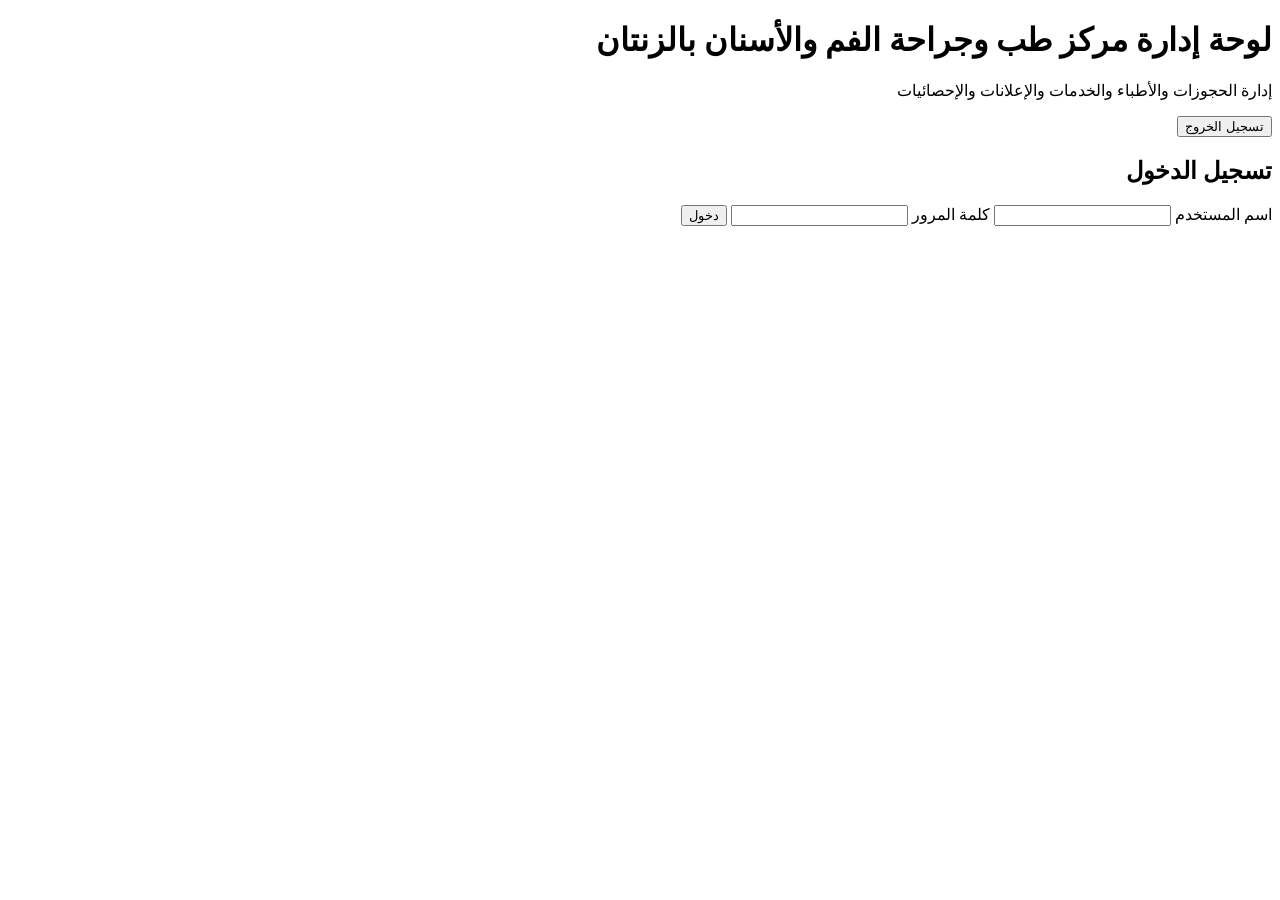
<file: admin/index.html>
<!doctype html>
<html lang="ar" dir="rtl">
<head>
  <meta charset="utf-8">
  <meta name="viewport" content="width=device-width,initial-scale=1">
  <title>لوحة إدارة مركز طب وجراحة الفم والأسنان بالزنتان</title>
  <link rel="stylesheet" href="admin.css">
</head>

<body>

<header class="topbar">
  <div>
    <h1>لوحة إدارة مركز طب وجراحة الفم والأسنان بالزنتان</h1>
    <p>إدارة الحجوزات والأطباء والخدمات والإعلانات والإحصائيات</p>
  </div>
  <button id="logoutBtn" type="button">تسجيل الخروج</button>
</header>

<main class="container">

  <section id="loginSection" class="card">
    <h2>تسجيل الدخول</h2>

    <form id="loginForm">
      <label>
        اسم المستخدم
        <input id="username" type="text" required autocomplete="username">
      </label>

      <label>
        كلمة المرور
        <input id="password" type="password" required autocomplete="current-password">
      </label>

      <button type="submit">دخول</button>
    </form>

    <p id="loginMessage" class="message"></p>
  </section>


  <section id="dashboardSection" hidden>

    <div class="card">
      <h2>لوحة التحكم</h2>
      <p>مرحباً بك في لوحة إدارة المركز.</p>
    </div>


    <section class="card">
      <h2>حجوزات المرضى</h2>

      <div id="bookings" class="list">
        جاري تحميل الحجوزات...
      </div>
    </section>


    <section class="card">
      <h2>الأطباء</h2>

      <div id="doctors" class="list">
        جاري تحميل الأطباء...
      </div>
    </section>


    <section class="card">
      <h2>الخدمات</h2>

      <div id="services" class="list">
        جاري تحميل الخدمات...
      </div>

      <form id="serviceForm">
        <input id="serviceName" type="text" placeholder="اسم الخدمة">
        <input id="serviceDescription" type="text" placeholder="وصف الخدمة">
        <button type="submit">إضافة خدمة</button>
      </form>
    </section>


    <section class="card">
      <h2>الإعلانات</h2>

      <div id="announcements" class="list">
        جاري تحميل الإعلانات...
      </div>

      <form id="announcementForm">
        <input id="announcementTitle" type="text" placeholder="عنوان الإعلان">
        <textarea id="announcementBody" placeholder="نص الإعلان"></textarea>
        <button type="submit">إضافة إعلان</button>
      </form>
    </section>


    <section class="card">
      <h2>الإحصائيات</h2>

      <div id="stats" class="list">
        جاري تحميل الإحصائيات...
      </div>

      <form id="statsForm">
        <input id="statName" type="text" placeholder="اسم الإحصائية">
        <input id="statValue" type="number" placeholder="القيمة">
        <button type="submit">حفظ الإحصائية</button>
      </form>
    </section>

  </section>

</main>

<script src="admin.js"></script>

</body>
</html>
</file>
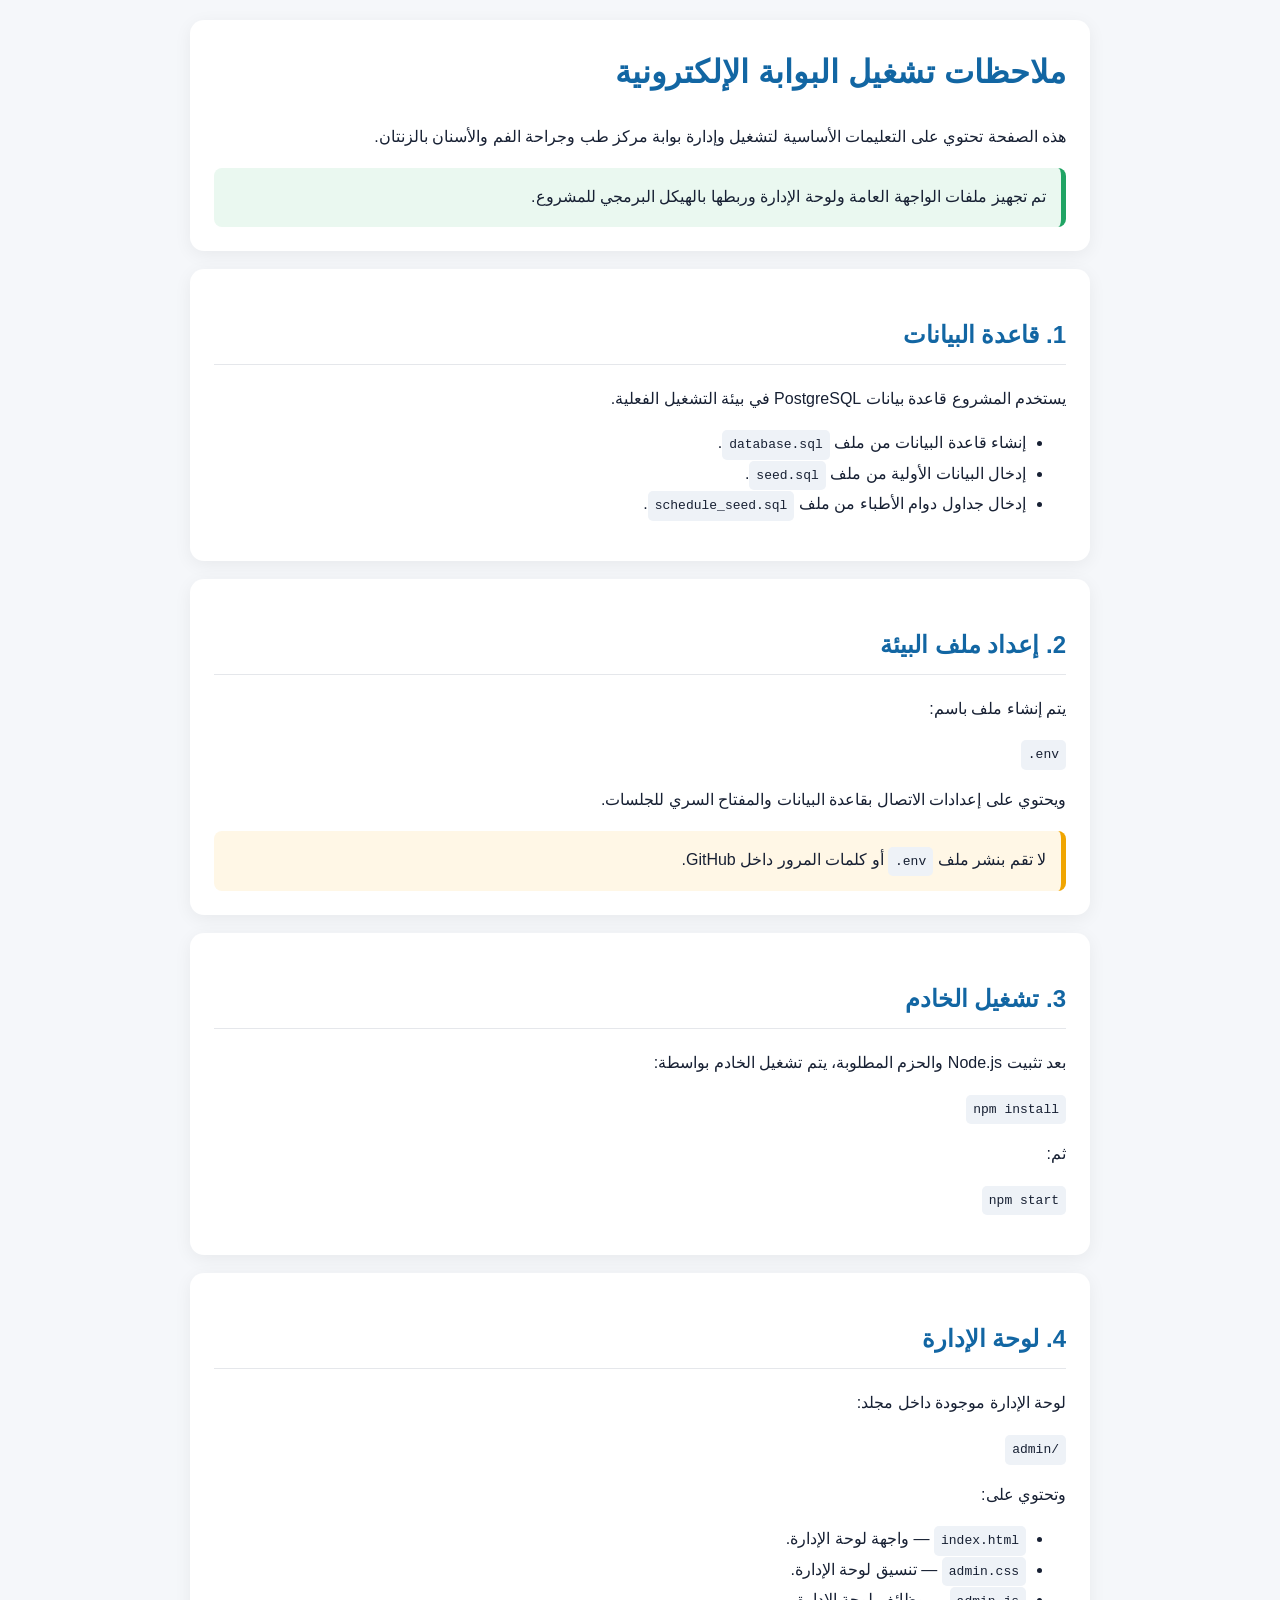
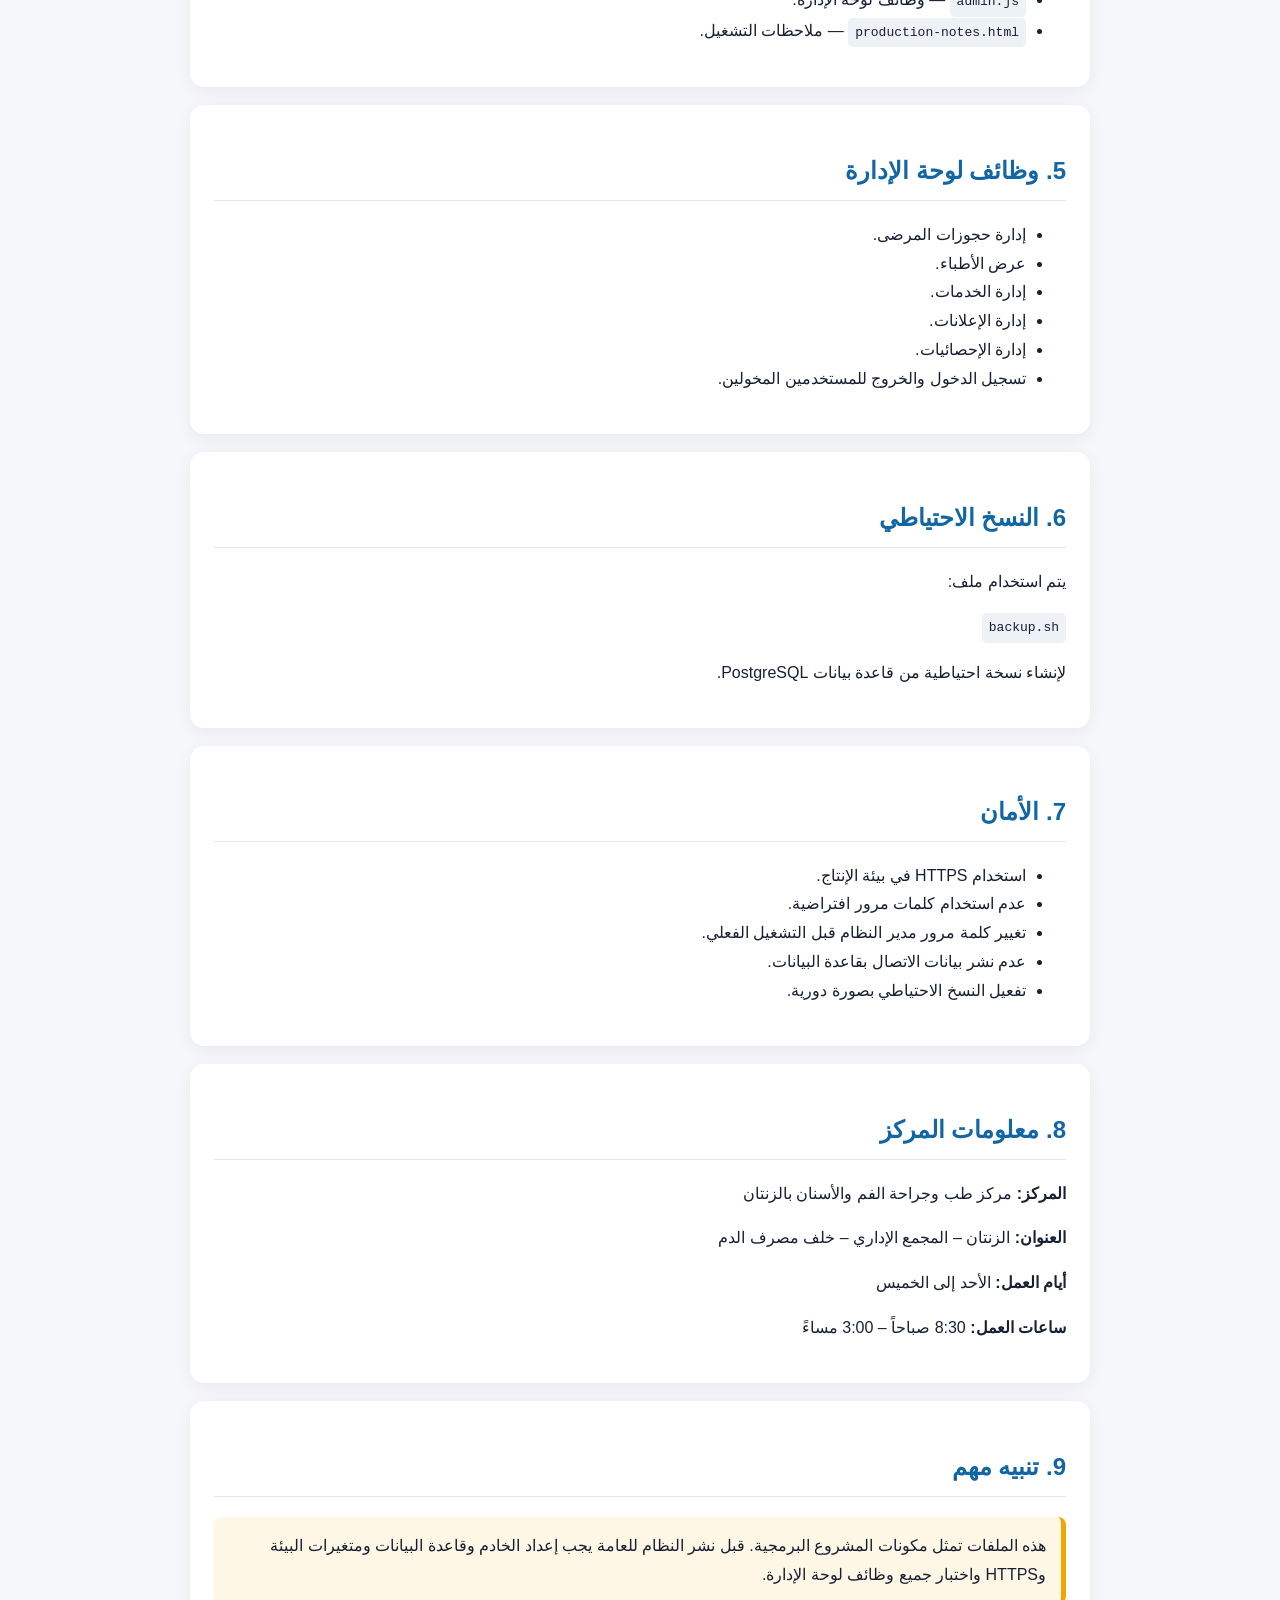
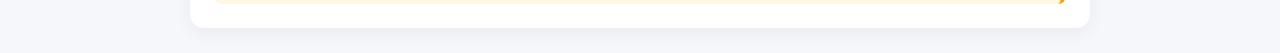
<file: admin/production-notes.html>
<!doctype html>
<html lang="ar" dir="rtl">
<head>
  <meta charset="utf-8">
  <meta name="viewport" content="width=device-width,initial-scale=1">
  <title>ملاحظات تشغيل البوابة الإلكترونية</title>

  <style>
    body {
      margin: 0;
      padding: 20px;
      font-family: Arial, sans-serif;
      background: #f5f7fa;
      color: #172033;
      line-height: 1.8;
    }

    .container {
      max-width: 900px;
      margin: auto;
    }

    .card {
      background: #fff;
      border-radius: 14px;
      padding: 24px;
      margin-bottom: 18px;
      box-shadow: 0 4px 18px rgba(0,0,0,.06);
    }

    h1 {
      margin-top: 0;
      color: #1266a3;
    }

    h2 {
      color: #1266a3;
      border-bottom: 1px solid #e5e7eb;
      padding-bottom: 8px;
    }

    code {
      background: #eef2f7;
      padding: 3px 7px;
      border-radius: 5px;
      direction: ltr;
      display: inline-block;
    }

    .warning {
      background: #fff7e6;
      border-right: 5px solid #f0a500;
      padding: 15px;
      border-radius: 8px;
    }

    .success {
      background: #eaf8f0;
      border-right: 5px solid #20a464;
      padding: 15px;
      border-radius: 8px;
    }
  </style>
</head>

<body>

<div class="container">

  <div class="card">
    <h1>ملاحظات تشغيل البوابة الإلكترونية</h1>

    <p>
      هذه الصفحة تحتوي على التعليمات الأساسية لتشغيل
      وإدارة بوابة مركز طب وجراحة الفم والأسنان بالزنتان.
    </p>

    <div class="success">
      تم تجهيز ملفات الواجهة العامة ولوحة الإدارة وربطها
      بالهيكل البرمجي للمشروع.
    </div>
  </div>


  <div class="card">
    <h2>1. قاعدة البيانات</h2>

    <p>
      يستخدم المشروع قاعدة بيانات PostgreSQL في بيئة التشغيل الفعلية.
    </p>

    <ul>
      <li>إنشاء قاعدة البيانات من ملف <code>database.sql</code>.</li>
      <li>إدخال البيانات الأولية من ملف <code>seed.sql</code>.</li>
      <li>إدخال جداول دوام الأطباء من ملف <code>schedule_seed.sql</code>.</li>
    </ul>
  </div>


  <div class="card">
    <h2>2. إعداد ملف البيئة</h2>

    <p>
      يتم إنشاء ملف باسم:
    </p>

    <p><code>.env</code></p>

    <p>ويحتوي على إعدادات الاتصال بقاعدة البيانات والمفتاح السري للجلسات.</p>

    <div class="warning">
      لا تقم بنشر ملف <code>.env</code> أو كلمات المرور داخل GitHub.
    </div>
  </div>


  <div class="card">
    <h2>3. تشغيل الخادم</h2>

    <p>
      بعد تثبيت Node.js والحزم المطلوبة، يتم تشغيل الخادم بواسطة:
    </p>

    <p><code>npm install</code></p>

    <p>ثم:</p>

    <p><code>npm start</code></p>
  </div>


  <div class="card">
    <h2>4. لوحة الإدارة</h2>

    <p>
      لوحة الإدارة موجودة داخل مجلد:
    </p>

    <p><code>admin/</code></p>

    <p>وتحتوي على:</p>

    <ul>
      <li><code>index.html</code> — واجهة لوحة الإدارة.</li>
      <li><code>admin.css</code> — تنسيق لوحة الإدارة.</li>
      <li><code>admin.js</code> — وظائف لوحة الإدارة.</li>
      <li><code>production-notes.html</code> — ملاحظات التشغيل.</li>
    </ul>
  </div>


  <div class="card">
    <h2>5. وظائف لوحة الإدارة</h2>

    <ul>
      <li>إدارة حجوزات المرضى.</li>
      <li>عرض الأطباء.</li>
      <li>إدارة الخدمات.</li>
      <li>إدارة الإعلانات.</li>
      <li>إدارة الإحصائيات.</li>
      <li>تسجيل الدخول والخروج للمستخدمين المخولين.</li>
    </ul>
  </div>


  <div class="card">
    <h2>6. النسخ الاحتياطي</h2>

    <p>
      يتم استخدام ملف:
    </p>

    <p><code>backup.sh</code></p>

    <p>
      لإنشاء نسخة احتياطية من قاعدة بيانات PostgreSQL.
    </p>
  </div>


  <div class="card">
    <h2>7. الأمان</h2>

    <ul>
      <li>استخدام HTTPS في بيئة الإنتاج.</li>
      <li>عدم استخدام كلمات مرور افتراضية.</li>
      <li>تغيير كلمة مرور مدير النظام قبل التشغيل الفعلي.</li>
      <li>عدم نشر بيانات الاتصال بقاعدة البيانات.</li>
      <li>تفعيل النسخ الاحتياطي بصورة دورية.</li>
    </ul>
  </div>


  <div class="card">
    <h2>8. معلومات المركز</h2>

    <p><strong>المركز:</strong> مركز طب وجراحة الفم والأسنان بالزنتان</p>

    <p><strong>العنوان:</strong> الزنتان – المجمع الإداري – خلف مصرف الدم</p>

    <p><strong>أيام العمل:</strong> الأحد إلى الخميس</p>

    <p><strong>ساعات العمل:</strong> 8:30 صباحاً – 3:00 مساءً</p>
  </div>


  <div class="card">
    <h2>9. تنبيه مهم</h2>

    <div class="warning">
      هذه الملفات تمثل مكونات المشروع البرمجية.
      قبل نشر النظام للعامة يجب إعداد الخادم وقاعدة البيانات
      ومتغيرات البيئة وHTTPS واختبار جميع وظائف لوحة الإدارة.
    </div>
  </div>

</div>

</body>
</html>
</file>
<file: admin/admin.css>

</file>
